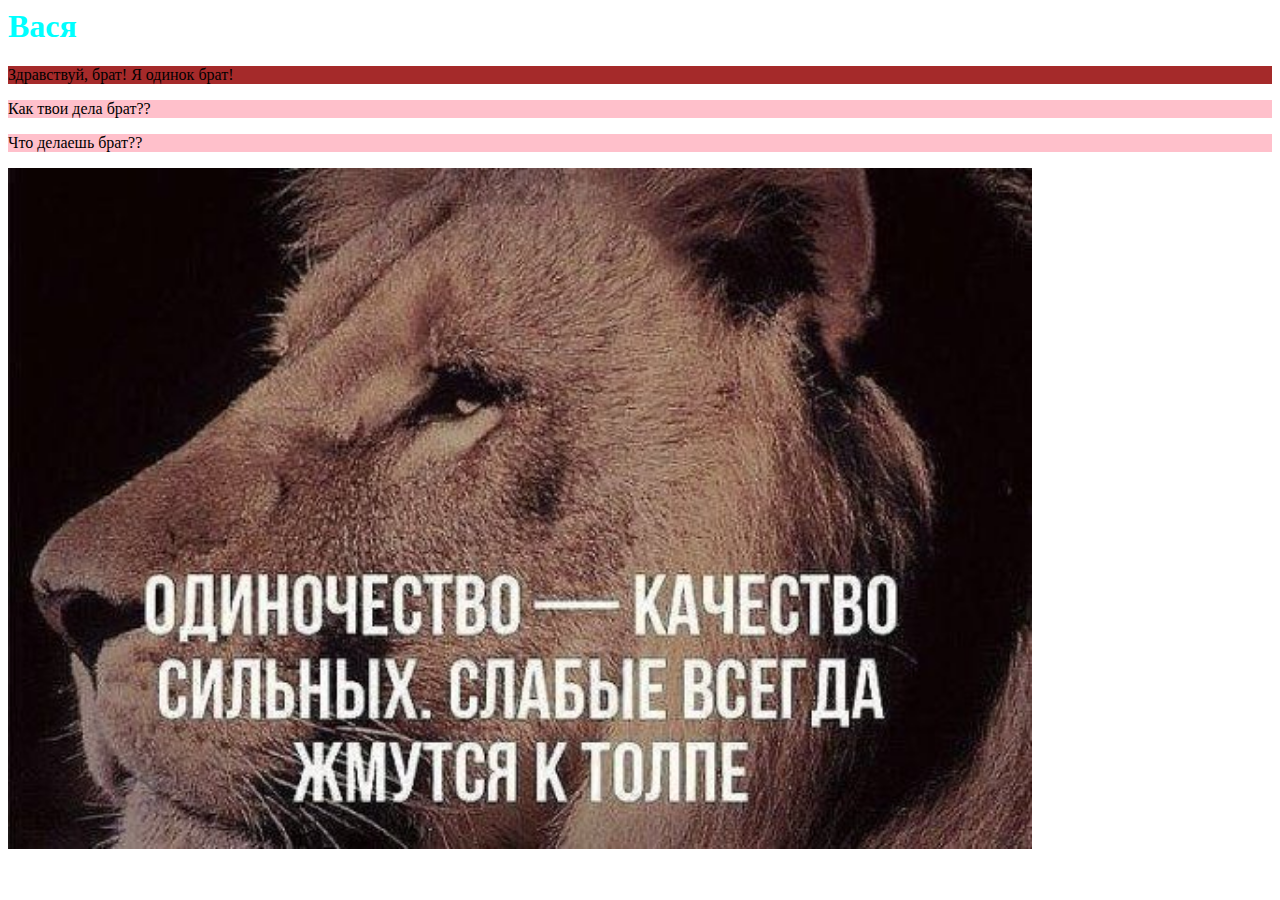
<file: html/index.html>
<html>
<head>
    <link href="index.css" rel="stylesheet" />
</head>

<body>
    <h1 style="color: aqua;">Вася</h1>
    <p style="background-color: brown;">
        Здравствуй, брат!
        Я одинок брат!
    </p>
    <p>
        Как твои дела брат??
    </p>
    <p>
        Что делаешь брат??
    </p>
    <img src="gt.jpg" style="width: 1024px;" />
</body>

</html>
</file>
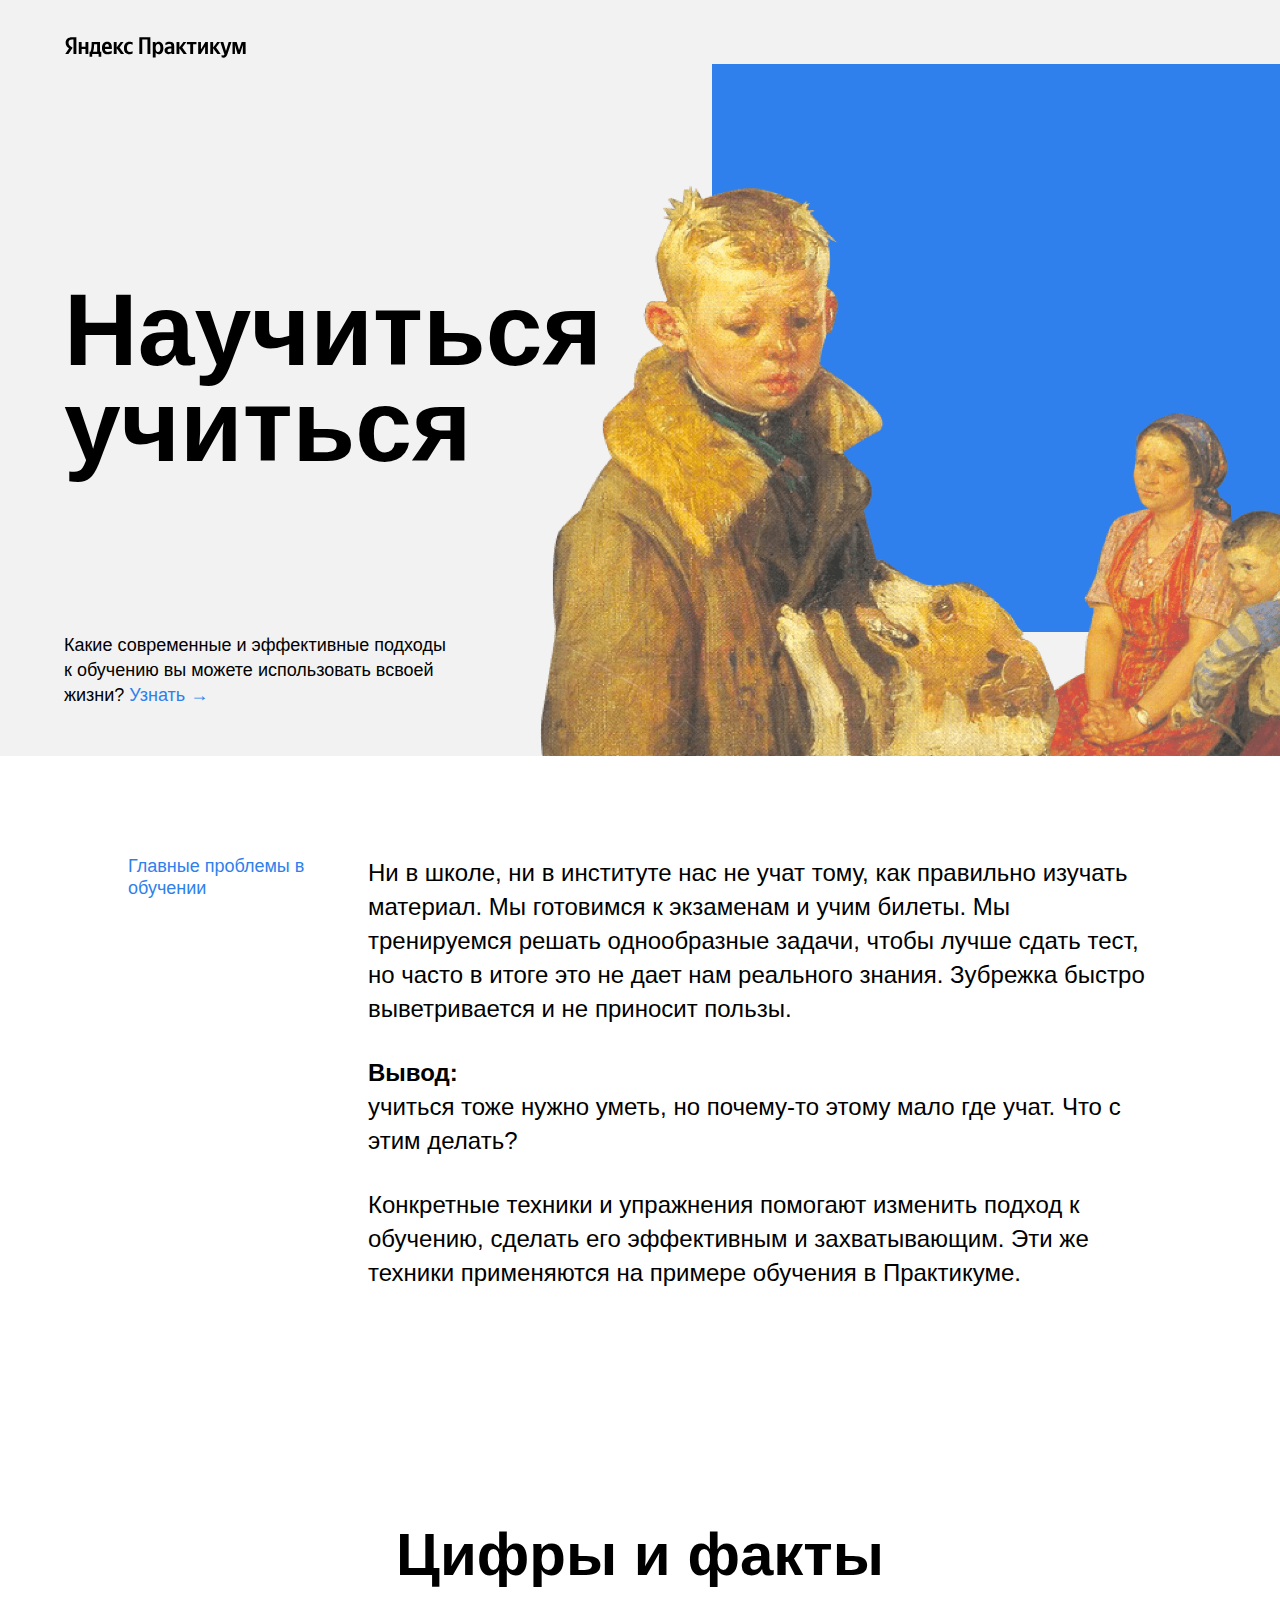
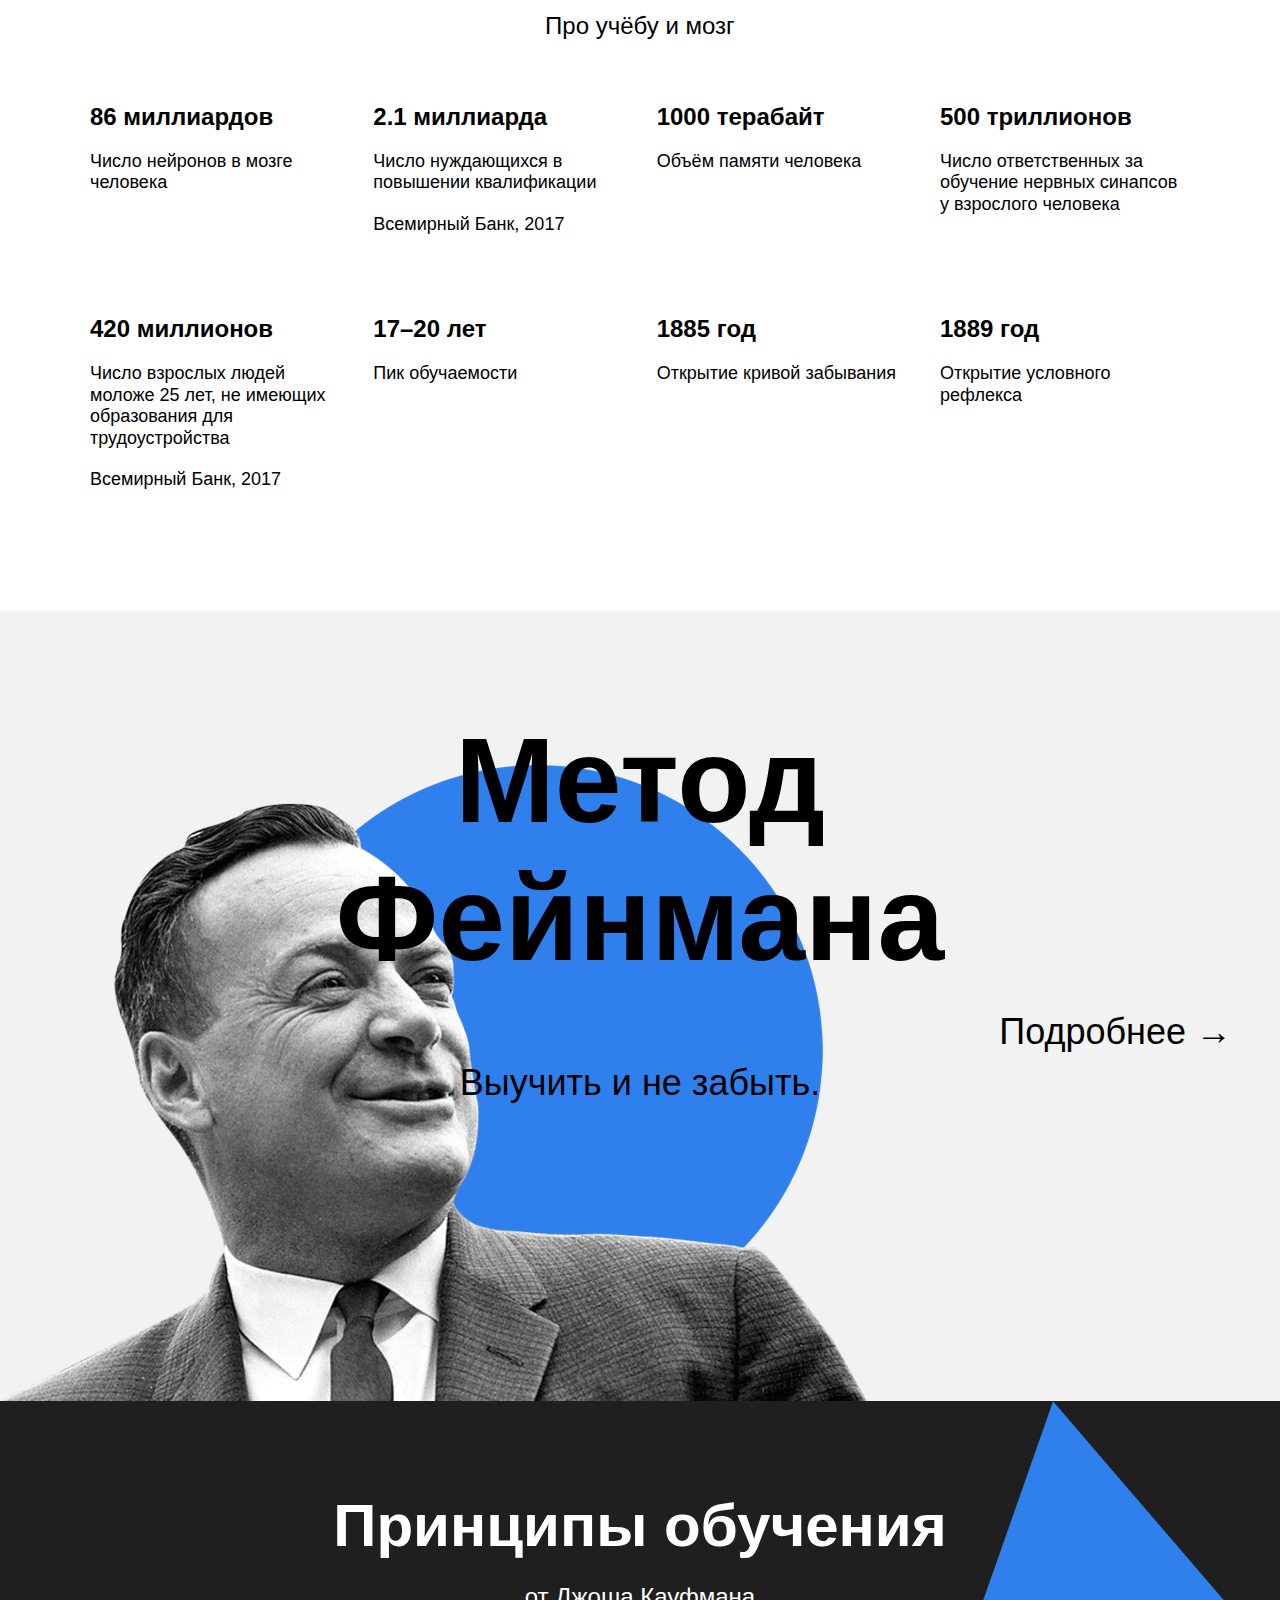
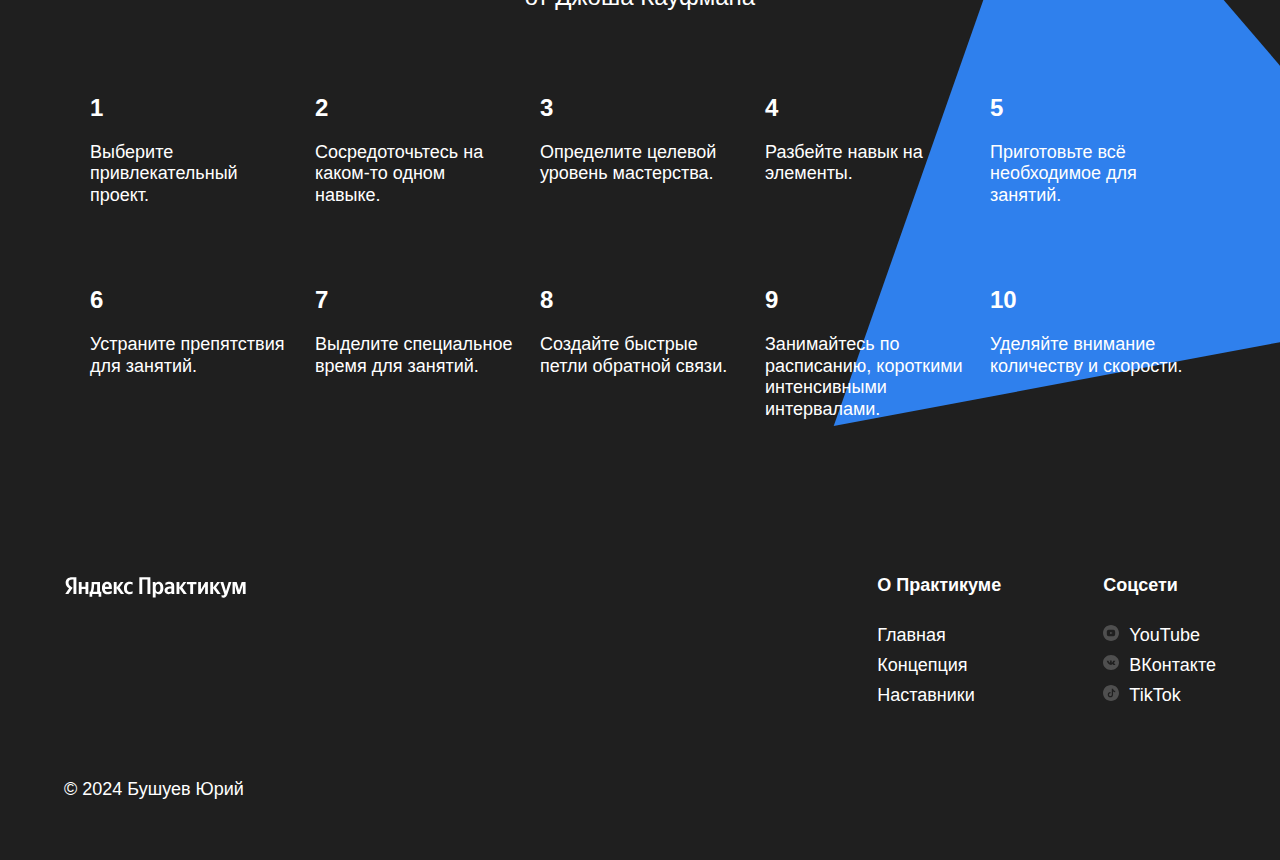
<file: sprint-1__startkit/index.html>
<!DOCTYPE html>
<html lang="ru">
  <head>
    <meta charset="UTF-8" >
    <meta name="viewport" content="width=device-width, initial-scale=1.0" >
    <title>Научиться учиться</title>
    <link rel="stylesheet" href="./styles/normalize.css" >
    <link rel="stylesheet" href="./styles/style.css" >
    <meta
      name="description"
      content="Научись учиться Бушуев Юрий на Яндекс Практикуме"
    >
    <meta name="keywords" content="html, css, javascript" >
    <meta name="author" content="Бушуев Юрий" >
  </head>

  <body>
    <div class="page">
      <header class="header">
        <img
          src="./images/logo_place_header.svg"
          alt="Логотип Яндекс.Практикум"
          class="logo logo_place_header"
        >
        <h1 class="header__title">Научиться учиться</h1>
        <p class="header__subtitle">
          Какие современные и эффективные подходы к обучению вы можете
          использовать всвоей жизни?
          <a href="#" class="header__link">Узнать &rarr;</a>
        </p>
        <img
          src="./images/two_again.png"
          alt="Опять двойка"
          class="header__main-illustration"
        >
        <div class="header__square-pic"></div>
      </header>

      <main class="content">
        <section class="description">
          <div class="two-columns">
            <h2 class="two-columns__brief">Главные проблемы в обучении</h2>
            <div class="two-columns__main-text">
              <p class="two-columns__paragraph">
                Ни в школе, ни в институте нас не учат тому, как правильно
                изучать материал. Мы готовимся к экзаменам и учим билеты. Мы
                тренируемся решать однообразные задачи, чтобы лучше сдать тест,
                но часто в итоге это не дает нам реального знания. Зубрежка
                быстро выветривается и не приносит пользы.
              </p>
              <p class="two-columns__paragraph">
                <span class="two-columns__span-accent">Вывод:</span> учиться
                тоже нужно уметь, но почему-то этому мало где учат. Что с этим
                делать?
              </p>
              <p class="two-columns__paragraph">
                Конкретные техники и упражнения помогают изменить подход к
                обучению, сделать его эффективным и захватывающим. Эти же
                техники применяются на примере обучения в Практикуме.
              </p>
            </div>
          </div>
        </section>

        <section class="digits">
          <h2 class="section-title">Цифры и факты</h2>
          <p class="section-subtitle">Про учёбу и мозг</p>
          <div class="table">
            <div class="table__cell">
              <h3 class="table__heading">86 миллиардов</h3>
              <p class="table__text">Число нейронов в мозге человека</p>
            </div>

            <div class="table__cell">
              <h3 class="table__heading">2.1 миллиарда</h3>
              <p class="table__text">
                Число нуждающихся в повышении квалификации
              </p>
              <p class="table__text">Всемирный Банк, 2017</p>
            </div>

            <div class="table__cell">
              <h3 class="table__heading">1000 терабайт</h3>
              <p class="table__text">Объём памяти человека</p>
            </div>

            <div class="table__cell">
              <h3 class="table__heading">500 триллионов</h3>
              <p class="table__text">
                Число ответственных за обучение нервных синапсов у взрослого
                человека
              </p>
            </div>

            <div class="table__cell">
              <h3 class="table__heading">420 миллионов</h3>
              <p class="table__text">
                Число взрослых людей моложе 25 лет, не имеющих образования для
                трудоустройства
              </p>
              <p class="table__text">Всемирный Банк, 2017</p>
            </div>

            <div class="table__cell">
              <h3 class="table__heading">17–20 лет</h3>
              <p class="table__text">Пик обучаемости</p>
            </div>

            <div class="table__cell">
              <h3 class="table__heading">1885 год</h3>
              <p class="table__text">Открытие кривой забывания</p>
            </div>

            <div class="table__cell">
              <h3 class="table__heading">1889 год</h3>
              <p class="table__text">Открытие условного рефлекса</p>
            </div>
          </div>
        </section>

        <section class="feinman">
          <h2 class="feinman__title">Метод Фейнмана</h2>
          <p class="feinman__subtitle">Выучить и не забыть.</p>
          <a href="#" class="feinman__link">Подробнее &rarr;</a>
          <img
            src="./images/feynman.png"
            alt="Фото.Фейнмана"
            class="feinman__pic"
          >
        </section>

        <section class="kaufman">
          <h2 class="section-title section-title_theme_dark">
            Принципы обучения
          </h2>
          <p class="section-subtitle section-subtitle_theme_dark">
            от Джоша Кауфмана
          </p>
          <div class="table table_theme_dark">
            <div class="table__cell table__cell_theme_dark">
              <h3 class="table__heading table__heading_theme_dark">1</h3>
              <p class="table__text table__text_theme_dark">
                Выберите привлекательный проект.
              </p>
            </div>

            <div class="table__cell table__cell_theme_dark">
              <h3 class="table__heading table__heading_theme_dark">2</h3>
              <p class="table__text table__text_theme_dark">
                Сосредоточьтесь на каком-то одном навыке.
              </p>
            </div>

            <div class="table__cell table__cell_theme_dark">
              <h3 class="table__heading table__heading_theme_dark">3</h3>
              <p class="table__text table__text_theme_dark">
                Определите целевой уровень мастерства.
              </p>
            </div>

            <div class="table__cell table__cell_theme_dark">
              <h3 class="table__heading table__heading_theme_dark">4</h3>
              <p class="table__text table__text_theme_dark">
                Разбейте навык на элементы.
              </p>
            </div>

            <div class="table__cell table__cell_theme_dark">
              <h3 class="table__heading table__heading_theme_dark">5</h3>
              <p class="table__text table__text_theme_dark">
                Приготовьте всё необходимое для занятий.
              </p>
            </div>

            <div class="table__cell table__cell_theme_dark">
              <h3 class="table__heading table__heading_theme_dark">6</h3>
              <p class="table__text table__text_theme_dark">
                Устраните препятствия для занятий.
              </p>
            </div>

            <div class="table__cell table__cell_theme_dark">
              <h3 class="table__heading table__heading_theme_dark">7</h3>
              <p class="table__text table__text_theme_dark">
                Выделите специальное время для занятий.
              </p>
            </div>

            <div class="table__cell table__cell_theme_dark">
              <h3 class="table__heading table__heading_theme_dark">8</h3>
              <p class="table__text table__text_theme_dark">
                Создайте быстрые петли обратной связи.
              </p>
            </div>

            <div class="table__cell table__cell_theme_dark">
              <h3 class="table__heading table__heading_theme_dark">9</h3>
              <p class="table__text table__text_theme_dark">
                Занимайтесь по расписанию, короткими интенсивными интервалами.
              </p>
            </div>

            <div class="table__cell table__cell_theme_dark">
              <h3 class="table__heading table__heading_theme_dark">10</h3>
              <p class="table__text table__text_theme_dark">
                Уделяйте внимание количеству и скорости.
              </p>
            </div>
          </div>
          <img
            src="./images/kaufman-triangle.svg"
            alt="Синий Треугольник"
            class="kaufman__triangle"
          >
        </section>
      </main>

      <footer class="footer">
        <div class="footer__columns">
          <div class="footer__column footer__column_content_copyright">
            <img
              src="./images/logo_place_footer.svg"
              alt="Логотип Яндекс.Практикум"
              class="logo logo_place_footer"
            >
            <p class="footer__autor">&copy; 2024 Бушуев Юрий</p>
          </div>
          <nav class="footer__column footer__column_content_info">
            <h3 class="footer__column-heading">О Практикуме</h3>
            <ul class="footer__column-links">
              <li><a href="#" class="footer__column-link">Главная</a></li>
              <li><a href="#" class="footer__column-link">Концепция</a></li>
              <li><a href="#" class="footer__column-link">Наставники</a></li>
            </ul>
          </nav>
          <nav class="footer__column footer__column_content_social">
            <h3 class="footer__column-heading">Соцсети</h3>
            <ul class="footer__column-links">
              <li>
                <a href="https://www.youtube/" class="footer__column-link"
                  ><img
                    src="./images/youtube_color_white.svg"
                    alt="YouTube"
                    class="footer__social-icon"
                  >YouTube</a
                >
              </li>
              <li>
                <a href="https://vk.com" class="footer__column-link"
                  ><img
                    src="./images/vk_color_white.svg"
                    alt="ВКонтакте"
                    class="footer__social-icon"
                  >ВКонтакте</a
                >
              </li>
              <li>
                <a href="https://www.tiktok.com" class="footer__column-link"
                  ><img
                    src="./images/tiktok_color_white.svg"
                    alt="TikTok"
                    class="footer__social-icon"
                  >TikTok</a
                >
              </li>
            </ul>
          </nav>
        </div>
      </footer>
    </div>
  </body>
</html>
</file>
<file: html/index.css>
h1 {
    color: red;
}

p {
    background: pink;
}

img {
    width: 500px;
}
</file>
<file: sprint-1__startkit/styles/style.css>
.page {
  min-width: 1100px;
  /* мы ещё не умеем делать мобильную версию сайта, */
  /* поэтому выше установлена минимальная ширина страницы */
  max-width: 1600px;
  /* выше установили ограничение по максимальной ширине */
  margin: 0 auto;
  /* выше для экранов больше 1600px отцентрировали весь контент */
  font-family: 'Helvetica Neue', 'Arial', sans-serif;

}



.header {
display: flex;
position: relative;
align-items: center;
background-color: #F2F2F2;
height: 100vh;
min-height: 600px;
max-height: 756px;
 /* выше установили ограничения для секции */
} 

.logo {
width: 183px;
height: 32px;
z-index: 3;
}

.logo_place_header {
position: absolute;
top: 30px;
left: 64px;
}

.header__title {
width: 730px;
margin-left: 64px;
line-height: 96px;
font-size: 102px;
font-weight: bold;
}

.header__subtitle {
position: absolute;
width: 388px;
line-height: 25px;
font-size: 18px;
font-weight: normal;
left: 64px;
bottom: 30px;
z-index: 3;
}

.header__link {
text-decoration: none;
color: #2F80ED;
}

.header__main-illustration {
position: absolute;
bottom: 0;
right: 0;
width: 765px;
height: 608px;
z-index: 1;
}

/* ниже мы привели пример двух селекторов, чтобы вы вспомнили запись элемента */
.header__square-pic {
position: absolute;
right: 0;
top: 64px;
height: 568px;
width: 568px;
background-color: #2F80ED;
z-index: 0;
}



.content {
position: relative;
}



.description {
display: flex;
justify-content: center;
}

.two-columns {
display: flex;
width: 80%;
margin-top: 100px;
margin-bottom: 100px;
justify-content: space-between;
}

.two-columns__brief {
min-width: 175px;
margin: 0;
font-size: 18px;
line-height: 1.2;
font-weight: normal;
color: #2F80ED;
}

.two-columns__main-text {
display: flex;
flex-direction: column;
min-width: 784px;
width: 80%;
}

.two-columns__paragraph {
display: flex;
flex-direction: column;
justify-content: space-between;
margin-top: 0;
margin-bottom: 30px;
line-height: 34px;
font-size: 24px;
font-weight: normal;
}

.two-columns__span-accent {
font-weight: bold;
}

.two-columns_paragraph p {
margin-top: 0;
margin-bottom: 30px;
}



.digits {
display: flex;
flex-direction: column;
align-items: center;
}

.section-title {
display: flex;
justify-content: center;
margin-top: 100px;
margin-bottom: 20px;
width: 60%;
line-height: 69px;
font-size: 60px;
font-weight: bold;
}

.section-subtitle {
display: flex;
justify-content: center;
margin-top: 0;
margin-bottom: 0;
width: 60%;
line-height: 34px;
font-size: 24px;
font-weight: normal;
}

.table {
display: flex;
flex-direction: row;
justify-content: space-between;
width: 1100px;
flex-wrap: wrap;
margin-bottom: 100px;
}

.table__cell {
display: flex;
flex-direction: column;
width: 250px;
margin-top: 60px;
}

.table__heading {
line-height: 1.15;
font-size: 24px;
font-weight: bold;
margin-top: 0;
margin-bottom: 20px;
}

.table__text {
line-height: 1.2;
font-size: 18px;
font-weight: normal;
margin-top: 0;
margin-bottom: 20px;
}



.feinman {
display: flex;
flex-direction: column;
position: relative;
min-height: 790px;
background-color: #F2F2F2;
}

.feinman__title {
width: 648px;
margin: 100px auto 70px auto;
text-align: center;
line-height: 1.15;
font-size: 120px;
font-weight: bold;
z-index: 2;
}

.feinman__subtitle {
margin: 0 auto;
line-height: 51px;
font-size: 36px;
font-weight: normal;
z-index: 2;
}
.feinman__link {
position: absolute;
top: 50%;
right: 48px;
line-height: 51px;
font-size: 36px;
font-weight: normal;
text-decoration: none;
color: #000000;
}

.feinman__pic {
width: 867px;
height: 637px;
position: absolute;
left: 0;
bottom: 0;
}



.kaufman {
display: flex;
position: relative;
overflow: hidden;
flex-direction: column;
background-color: #1F1F1F;
z-index: -2;
}

.section-title_theme_dark {
margin: 90px auto 20px auto;
color: white;
}

.section-subtitle_theme_dark {
margin: 0 auto;
color: white;
}

.table_theme_dark {
margin: 0 auto 90px auto;
}

/* и элемента с модификатором вида ключ-значение */
.table__cell_theme_dark {
width: 200px;
  color: white;
  /* margin-right: 0; */
margin-top: 80px;
}

.table__heading_theme_dark {
margin-top: 0;
margin-bottom: 20px;
}

.table__text_theme_dark {
margin-top: 0;
margin-bottom: 0;
}

.kaufman__triangle {
position: absolute;
width: 877px;
height: 877px;
right: -210px;
top: 0;
z-index: -1;
}



.footer {
display: flex;
min-height: 350px;
justify-content: center;
background-color: #1F1F1F;
}

.footer__columns {
display: flex;
justify-content: space-between;
position: relative;
width: 90%;
margin-top: 60px;
margin-bottom: 40px;
}



.footer__column_content_copyright {
display: flex;
flex-direction: column;
justify-content: space-between;
flex-basis: 711px;
}

.logo_place_footer {
top: 0;
left: 0;
}

.footer__autor {
margin-top: 18px;
margin-bottom: 18px;
bottom: 0;
line-height: 25px;
font-size: 18px;
font-weight: normal;
color: white;
}



.footer__column-heading {
line-height: 30px;
font-size: 18px;
font-weight: bold;
margin-bottom: 20px;
margin-top: 0;
color: white;
}

.footer__column-links {
display: flex;
flex-direction: column;
list-style: none;
margin-top: 0;
padding-left: 0;
}

.footer__column-link {
justify-content: space-between;
line-height: 30px;
font-size: 18px;
font-weight: normal;
margin-bottom: 16px;
margin-top: 0;
text-decoration: none;
color: white;
}




.footer__social-icon {     
color: white;
}

img.footer__social-icon {
width: 16px;
height: 16px;
padding-right: 10px;
}
</file>
